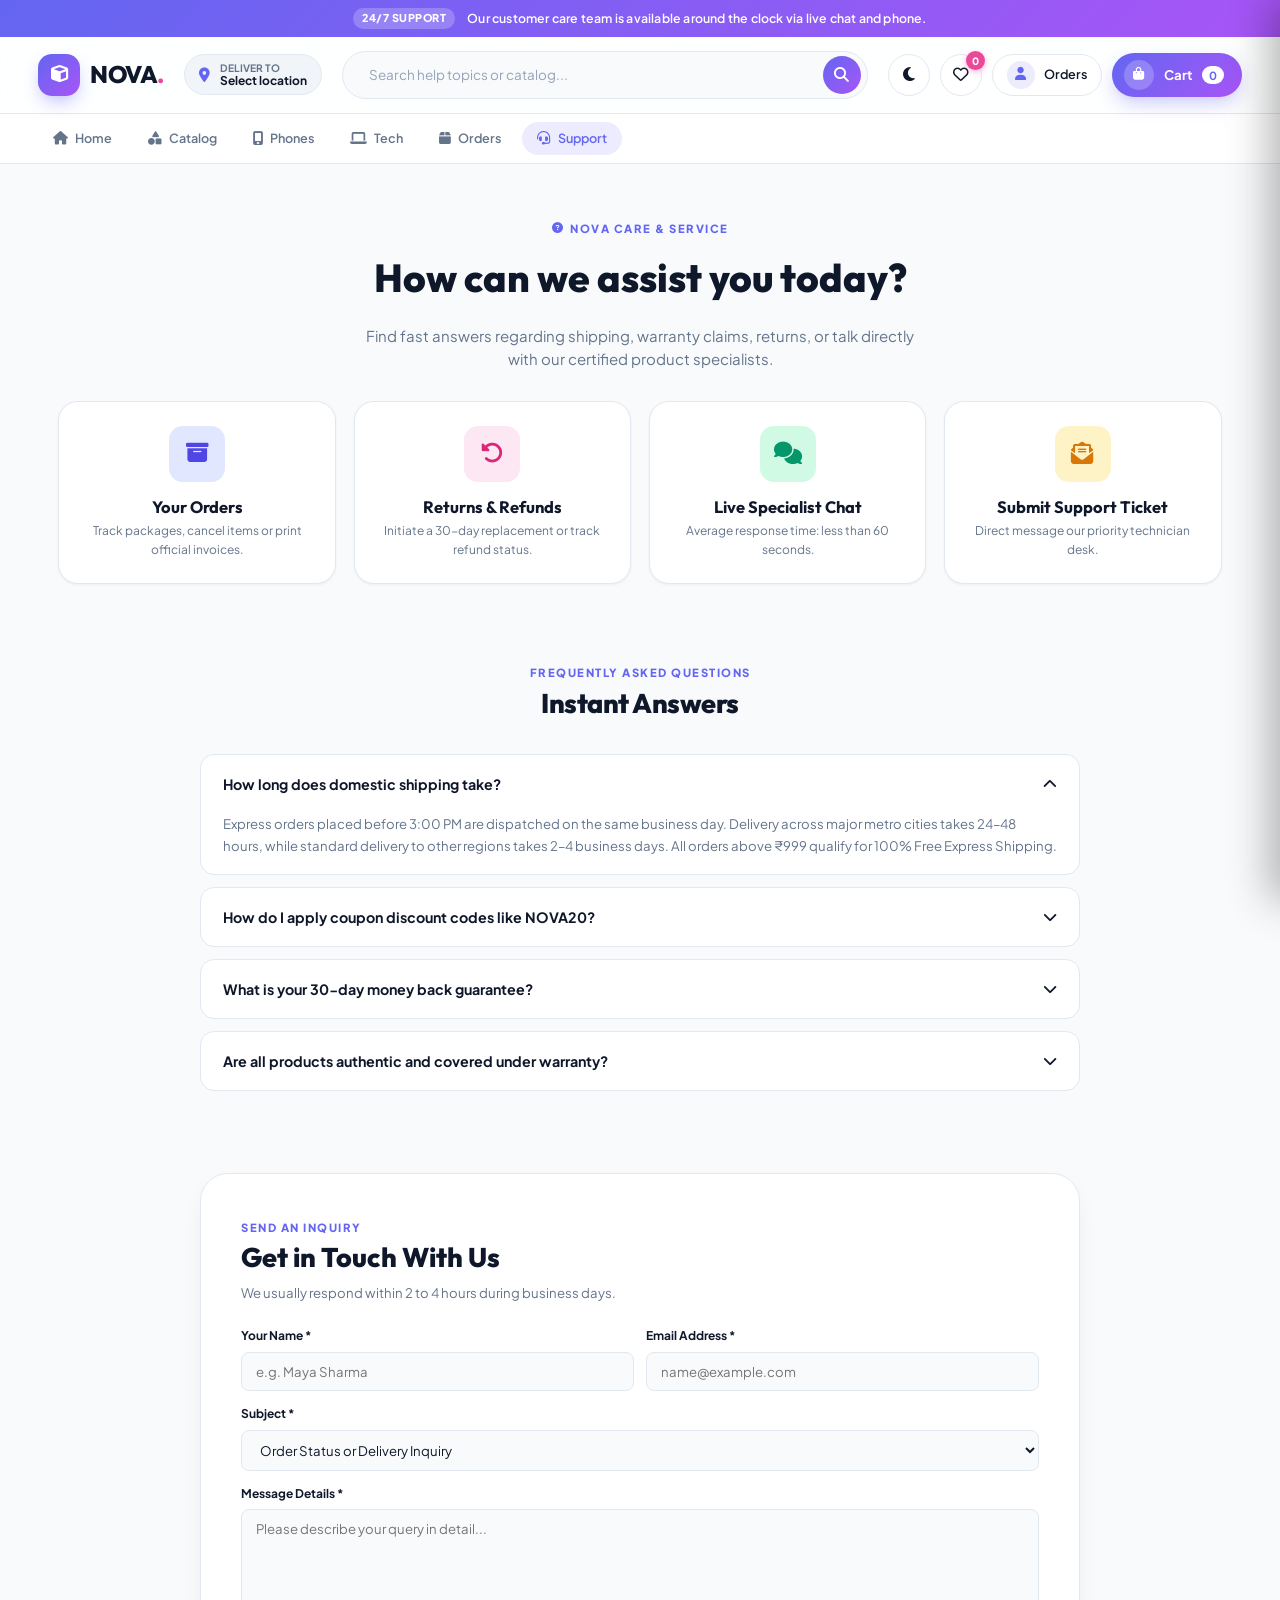
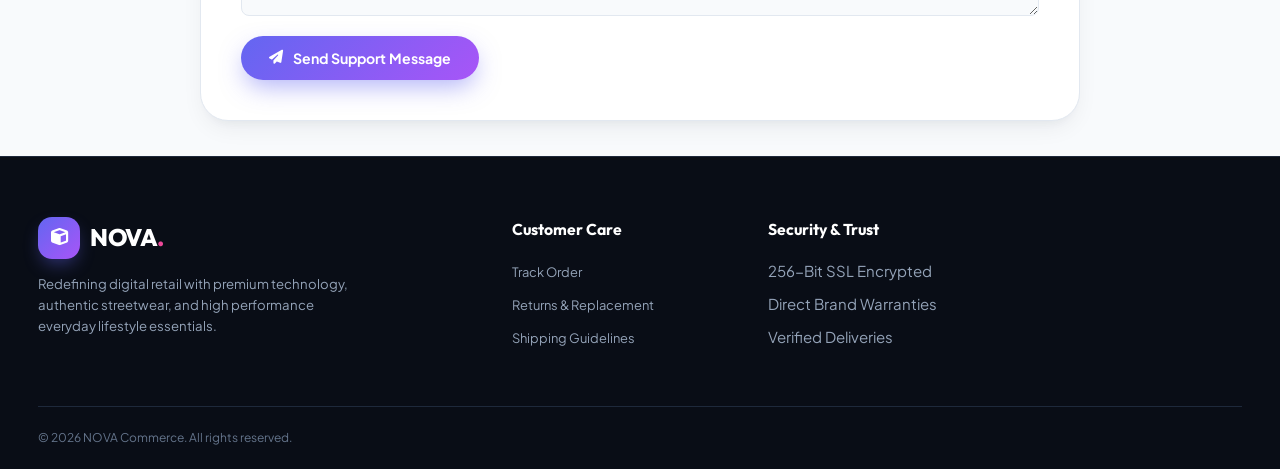
<file: contact.html>
<!DOCTYPE html>
<html lang="en" data-theme="light">
<head>
  <meta charset="UTF-8">
  <meta name="viewport" content="width=device-width, initial-scale=1.0">
  <title>NOVA — Customer Care & Help Center</title>
  <link rel="icon" href="https://images.unsplash.com/photo-1607082349566-187342175e2f?auto=format&fit=crop&w=32&h=32&q=80">
  <!-- Stylesheets -->
  <link rel="stylesheet" href="style.css">
  <link rel="stylesheet" href="https://cdnjs.cloudflare.com/ajax/libs/font-awesome/6.6.0/css/all.min.css" crossorigin="anonymous" referrerpolicy="no-referrer">
</head>
<body>

  <!-- Top Announcement Bar -->
  <div class="announcement-bar">
    <span class="badge">24/7 SUPPORT</span>
    <span>Our customer care team is available around the clock via live chat and phone.</span>
  </div>

  <!-- Header -->
  <header class="header">
    <div class="container header-inner">
      <a href="index.html" class="brand">
        <div class="brand-icon"><i class="fa-solid fa-cube"></i></div>
        <span>NOVA<span class="brand-dot">.</span></span>
      </a>

      <div class="delivery-pill" title="Click to update delivery address">
        <i class="fa-solid fa-location-dot"></i>
        <div class="text-col">
          <span class="label">Deliver to</span>
          <span class="address-val" id="header-address-text">Select location</span>
        </div>
      </div>

      <div class="search-wrapper">
        <div class="search-box">
          <input type="text" class="search-input" id="header-search-input" placeholder="Search help topics or catalog..." autocomplete="off">
          <button class="search-btn" id="header-search-btn" aria-label="Search">
            <i class="fa-solid fa-magnifying-glass"></i>
          </button>
        </div>
        <div class="search-suggestions-dropdown" id="search-suggestions-dropdown"></div>
      </div>

      <div class="header-actions">
        <button class="action-btn" id="theme-toggle-btn" aria-label="Toggle dark/light mode">
          <i class="fa-solid fa-moon"></i>
        </button>

        <button class="action-btn" onclick="window.location.href='category.html?view=wishlist'" title="Your Wishlist" aria-label="Wishlist">
          <i class="fa-regular fa-heart"></i>
          <span class="action-badge wishlist-count-badge">0</span>
        </button>

        <div class="user-account-btn" onclick="window.location.href='orders.html'" title="My Orders">
          <div class="user-avatar-placeholder"><i class="fa-solid fa-user"></i></div>
          <span>Orders</span>
        </div>

        <button class="cart-trigger-btn" onclick="openCartDrawer()" aria-label="View Cart">
          <div class="cart-icon-circle"><i class="fa-solid fa-bag-shopping"></i></div>
          <span class="cart-btn-label">Cart</span>
          <span class="cart-count-badge" style="background:#fff; color:var(--primary); font-size:0.75rem; padding:2px 7px; border-radius:12px;">0</span>
        </button>
      </div>
    </div>
  </header>

  <!-- Navigation Bar -->
  <nav class="category-nav-bar">
    <div class="container">
      <ul class="category-nav-list">
        <li><a href="index.html" class="category-nav-link"><i class="fa-solid fa-house"></i> Home</a></li>
        <li><a href="category.html?category=all" class="category-nav-link"><i class="fa-solid fa-shapes"></i> Catalog</a></li>
        <li><a href="category.html?category=mobiles" class="category-nav-link"><i class="fa-solid fa-mobile-screen"></i> Phones</a></li>
        <li><a href="category.html?category=electronics" class="category-nav-link"><i class="fa-solid fa-laptop"></i> Tech</a></li>
        <li><a href="orders.html" class="category-nav-link"><i class="fa-solid fa-box"></i> Orders</a></li>
        <li><a href="contact.html" class="category-nav-link active"><i class="fa-solid fa-headset"></i> Support</a></li>
      </ul>
    </div>
  </nav>

  <!-- Support Hero -->
  <section class="support-hero-banner container">
    <span class="section-kicker"><i class="fa-solid fa-circle-question"></i> NOVA CARE &amp; SERVICE</span>
    <h1 style="font-family: var(--font-heading); font-size: 2.6rem; font-weight: 800; margin: 10px 0 16px;">
      How can we assist you today?
    </h1>
    <p style="color: var(--text-muted); font-size: 1rem; max-width: 580px; margin: 0 auto 30px;">
      Find fast answers regarding shipping, warranty claims, returns, or talk directly with our certified product specialists.
    </p>

    <!-- 4 Quick Support Cards -->
    <div style="display: grid; grid-template-columns: repeat(auto-fit, minmax(240px, 1fr)); gap: 18px; text-align: left;">
      <div class="category-card-pill" onclick="window.location.href='orders.html'" style="padding: 24px;">
        <div class="category-icon-box" style="background: #e0e7ff; color: #4f46e5;">
          <i class="fa-solid fa-box-archive"></i>
        </div>
        <h3 class="category-title" style="font-size: 1.1rem;">Your Orders</h3>
        <p style="font-size: 0.8rem; color: var(--text-muted);">Track packages, cancel items or print official invoices.</p>
      </div>

      <div class="category-card-pill" onclick="document.getElementById('faq-section').scrollIntoView({behavior:'smooth'})" style="padding: 24px;">
        <div class="category-icon-box" style="background: #fce7f3; color: #db2777;">
          <i class="fa-solid fa-rotate-left"></i>
        </div>
        <h3 class="category-title" style="font-size: 1.1rem;">Returns &amp; Refunds</h3>
        <p style="font-size: 0.8rem; color: var(--text-muted);">Initiate a 30-day replacement or track refund status.</p>
      </div>

      <div class="category-card-pill" onclick="openLiveChatModal()" style="padding: 24px;">
        <div class="category-icon-box" style="background: #d1fae5; color: #059669;">
          <i class="fa-solid fa-comments"></i>
        </div>
        <h3 class="category-title" style="font-size: 1.1rem;">Live Specialist Chat</h3>
        <p style="font-size: 0.8rem; color: var(--text-muted);">Average response time: less than 60 seconds.</p>
      </div>

      <div class="category-card-pill" onclick="document.getElementById('contact-form-section').scrollIntoView({behavior:'smooth'})" style="padding: 24px;">
        <div class="category-icon-box" style="background: #fef3c7; color: #d97706;">
          <i class="fa-solid fa-envelope-open-text"></i>
        </div>
        <h3 class="category-title" style="font-size: 1.1rem;">Submit Support Ticket</h3>
        <p style="font-size: 0.8rem; color: var(--text-muted);">Direct message our priority technician desk.</p>
      </div>
    </div>
  </section>

  <!-- FAQ Section -->
  <section class="section-wrapper container" id="faq-section" style="max-width: 880px;">
    <div class="section-head" style="justify-content: center; text-align: center; margin-bottom: 30px;">
      <div>
        <span class="section-kicker">FREQUENTLY ASKED QUESTIONS</span>
        <h2 class="section-title" style="justify-content: center;">Instant Answers</h2>
      </div>
    </div>

    <!-- Accordion Items -->
    <div class="faq-accordion-item active">
      <div class="faq-accordion-header" onclick="toggleFaq(this)">
        <span>How long does domestic shipping take?</span>
        <i class="fa-solid fa-chevron-down faq-arrow"></i>
      </div>
      <div class="faq-accordion-body">
        Express orders placed before 3:00 PM are dispatched on the same business day. Delivery across major metro cities takes 24–48 hours, while standard delivery to other regions takes 2–4 business days. All orders above ₹999 qualify for 100% Free Express Shipping.
      </div>
    </div>

    <div class="faq-accordion-item">
      <div class="faq-accordion-header" onclick="toggleFaq(this)">
        <span>How do I apply coupon discount codes like NOVA20?</span>
        <i class="fa-solid fa-chevron-down faq-arrow"></i>
      </div>
      <div class="faq-accordion-body">
        Open your Shopping Bag drawer by clicking the "Cart" button in the top navigation. In the summary section, type <b>NOVA20</b> into the coupon input and click "Apply". An instant 20% deduction will reflect on your order subtotal.
      </div>
    </div>

    <div class="faq-accordion-item">
      <div class="faq-accordion-header" onclick="toggleFaq(this)">
        <span>What is your 30-day money back guarantee?</span>
        <i class="fa-solid fa-chevron-down faq-arrow"></i>
      </div>
      <div class="faq-accordion-body">
        If you are not 100% satisfied with your purchase, you may initiate a return within 30 days of receiving your package. Items must remain in their original packaging with warranty seals intact. Refunds are processed back to your original payment method within 3 business days.
      </div>
    </div>

    <div class="faq-accordion-item">
      <div class="faq-accordion-header" onclick="toggleFaq(this)">
        <span>Are all products authentic and covered under warranty?</span>
        <i class="fa-solid fa-chevron-down faq-arrow"></i>
      </div>
      <div class="faq-accordion-body">
        Every single product on NOVA is 100% brand authentic and sourced directly through authorized OEM distributors (Apple, Samsung, Sony, Nike, Dell, etc.). All electronics come with standard 1–2 year brand manufacturer warranties.
      </div>
    </div>
  </section>

  <!-- Contact Form Section -->
  <section class="section-wrapper container" id="contact-form-section" style="max-width: 880px;">
    <div style="background: var(--bg-card); border: 1px solid var(--border-color); border-radius: var(--radius-xl); padding: 40px; box-shadow: var(--shadow-md);">
      <div style="margin-bottom: 24px;">
        <span class="section-kicker">SEND AN INQUIRY</span>
        <h2 style="font-family: var(--font-heading); font-size: 1.8rem; font-weight: 800;">Get in Touch With Us</h2>
        <p style="color: var(--text-muted); font-size: 0.88rem; margin-top: 4px;">We usually respond within 2 to 4 hours during business days.</p>
      </div>

      <form onsubmit="handleContactSubmit(event)">
        <div class="form-grid-2">
          <div class="form-group">
            <label class="form-label">Your Name *</label>
            <input type="text" id="contact-name" class="form-input" placeholder="e.g. Maya Sharma" required>
          </div>
          <div class="form-group">
            <label class="form-label">Email Address *</label>
            <input type="email" id="contact-email" class="form-input" placeholder="name@example.com" required>
          </div>
        </div>

        <div class="form-group">
          <label class="form-label">Subject *</label>
          <select id="contact-subject" class="form-input" style="cursor: pointer;">
            <option value="order">Order Status or Delivery Inquiry</option>
            <option value="return">Return or Refund Request</option>
            <option value="product">Product Specification Question</option>
            <option value="warranty">Warranty Claim</option>
            <option value="other">General Feedback</option>
          </select>
        </div>

        <div class="form-group">
          <label class="form-label">Message Details *</label>
          <textarea id="contact-message" class="form-input" rows="5" placeholder="Please describe your query in detail..." required style="resize: vertical;"></textarea>
        </div>

        <button type="submit" class="btn-primary" style="padding: 13px 28px;">
          <i class="fa-solid fa-paper-plane"></i> Send Support Message
        </button>
      </form>
    </div>
  </section>

  <!-- Luxury Modern Footer -->
  <footer class="footer">
    <div class="container">
      <div class="footer-main-grid">
        <div class="footer-brand">
          <a href="index.html" class="brand">
            <div class="brand-icon"><i class="fa-solid fa-cube"></i></div>
            <span>NOVA<span class="brand-dot">.</span></span>
          </a>
          <p class="footer-desc">
            Redefining digital retail with premium technology, authentic streetwear, and high performance everyday lifestyle essentials.
          </p>
        </div>
        <div class="footer-col">
          <h4>Customer Care</h4>
          <ul>
            <li><a href="orders.html">Track Order</a></li>
            <li><a href="contact.html">Returns &amp; Replacement</a></li>
            <li><a href="contact.html">Shipping Guidelines</a></li>
          </ul>
        </div>
        <div class="footer-col">
          <h4>Security &amp; Trust</h4>
          <ul>
            <li>256-Bit SSL Encrypted</li>
            <li>Direct Brand Warranties</li>
            <li>Verified Deliveries</li>
          </ul>
        </div>
      </div>
      <div class="footer-bottom-row">
        <div>&copy; 2026 NOVA Commerce. All rights reserved.</div>
      </div>
    </div>
  </footer>

  <!-- Live Chat Simulation Modal -->
  <div class="modal-overlay" id="chat-modal-overlay" onclick="if(event.target===this) closeLiveChatModal()">
    <div class="checkout-modal-card" style="max-width: 460px; height: 560px; display: flex; flex-direction: column;">
      <div style="display: flex; align-items: center; justify-content: space-between; border-bottom: 1px solid var(--border-color); padding-bottom: 14px; margin-bottom: 14px;">
        <div style="display: flex; align-items: center; gap: 10px;">
          <div style="width: 38px; height: 38px; border-radius: var(--radius-full); background: var(--accent-emerald-subtle); color: var(--accent-emerald); display: grid; place-items: center; font-size: 1.1rem;">
            <i class="fa-solid fa-robot"></i>
          </div>
          <div>
            <strong style="font-size: 0.95rem;">NOVA AI Specialist</strong>
            <small style="display: block; color: var(--accent-emerald); font-weight: 700; font-size: 0.72rem;">● Active Now</small>
          </div>
        </div>
        <button class="modal-close-btn" style="position: static;" onclick="closeLiveChatModal()"><i class="fa-solid fa-xmark"></i></button>
      </div>

      <!-- Chat History -->
      <div id="chat-messages-box" style="flex: 1; overflow-y: auto; display: flex; flex-direction: column; gap: 12px; padding: 4px;">
        <div style="background: var(--bg-subtle); padding: 10px 14px; border-radius: 12px; font-size: 0.85rem; max-width: 85%;">
          Hello! 👋 Welcome to NOVA Support. How may I assist you with your orders or product choices today?
        </div>
      </div>

      <!-- Chat Input -->
      <form onsubmit="handleChatMessage(event)" style="display: flex; gap: 8px; margin-top: 14px;">
        <input type="text" id="chat-user-input" class="form-input" placeholder="Type a message..." required autocomplete="off">
        <button type="submit" class="btn-primary" style="padding: 10px 16px;">
          <i class="fa-solid fa-paper-plane"></i>
        </button>
      </form>
    </div>
  </div>

  <!-- Slide-Over Cart Drawer -->
  <div class="cart-drawer-overlay" id="cart-drawer-overlay" onclick="closeCartDrawer()"></div>
  <aside class="cart-drawer" id="cart-drawer">
    <div class="cart-drawer-head">
      <div class="cart-drawer-title-group">
        <h3>Shopping Bag</h3>
        <span class="cart-drawer-count" id="cart-drawer-count">0 items</span>
      </div>
      <button class="btn-close-drawer" onclick="closeCartDrawer()" aria-label="Close Cart"><i class="fa-solid fa-xmark"></i></button>
    </div>
    <div class="cart-drawer-body" id="cart-drawer-body"></div>
    <div class="cart-drawer-foot" id="cart-drawer-foot"></div>
  </aside>

  <!-- Quick View Modal -->
  <div class="modal-overlay" id="quickview-modal-overlay" onclick="if(event.target===this) closeQuickView()">
    <div class="quickview-card" id="quickview-modal-content"></div>
  </div>

  <!-- Scripts -->
  <script src="products.js"></script>
  <script src="javascript.js"></script>
  <script>
    function toggleFaq(headerEl) {
      const item = headerEl.parentElement;
      item.classList.toggle('active');
    }

    function handleContactSubmit(e) {
      e.preventDefault();
      const name = document.getElementById('contact-name').value;
      showToast(`Thank you, ${name}! Your inquiry #TK-${Math.floor(1000 + Math.random() * 9000)} has been received.`, 'success', 'fa-solid fa-envelope-circle-check');
      e.target.reset();
    }

    function openLiveChatModal() {
      const overlay = document.getElementById('chat-modal-overlay');
      if (overlay) overlay.classList.add('active');
    }

    function closeLiveChatModal() {
      const overlay = document.getElementById('chat-modal-overlay');
      if (overlay) overlay.classList.remove('active');
    }

    function handleChatMessage(e) {
      e.preventDefault();
      const input = document.getElementById('chat-user-input');
      const box = document.getElementById('chat-messages-box');
      const text = input.value.trim();
      if (!text) return;

      // User Message
      const userBubble = document.createElement('div');
      userBubble.style.cssText = 'background: var(--primary); color: #fff; padding: 10px 14px; border-radius: 12px; font-size: 0.85rem; max-width: 85%; align-self: flex-end;';
      userBubble.textContent = text;
      box.appendChild(userBubble);
      input.value = '';
      box.scrollTop = box.scrollHeight;

      // Simulated Bot Reply
      setTimeout(() => {
        const botBubble = document.createElement('div');
        botBubble.style.cssText = 'background: var(--bg-subtle); padding: 10px 14px; border-radius: 12px; font-size: 0.85rem; max-width: 85%;';
        botBubble.innerHTML = 'Thanks for your message! Our system has verified your session. For immediate order tracking or invoice queries, you can also check your <a href="orders.html" style="color:var(--primary); font-weight:700;">Orders Dashboard</a>.';
        box.appendChild(botBubble);
        box.scrollTop = box.scrollHeight;
      }, 700);
    }
  </script>
</body>
</html>
</file>
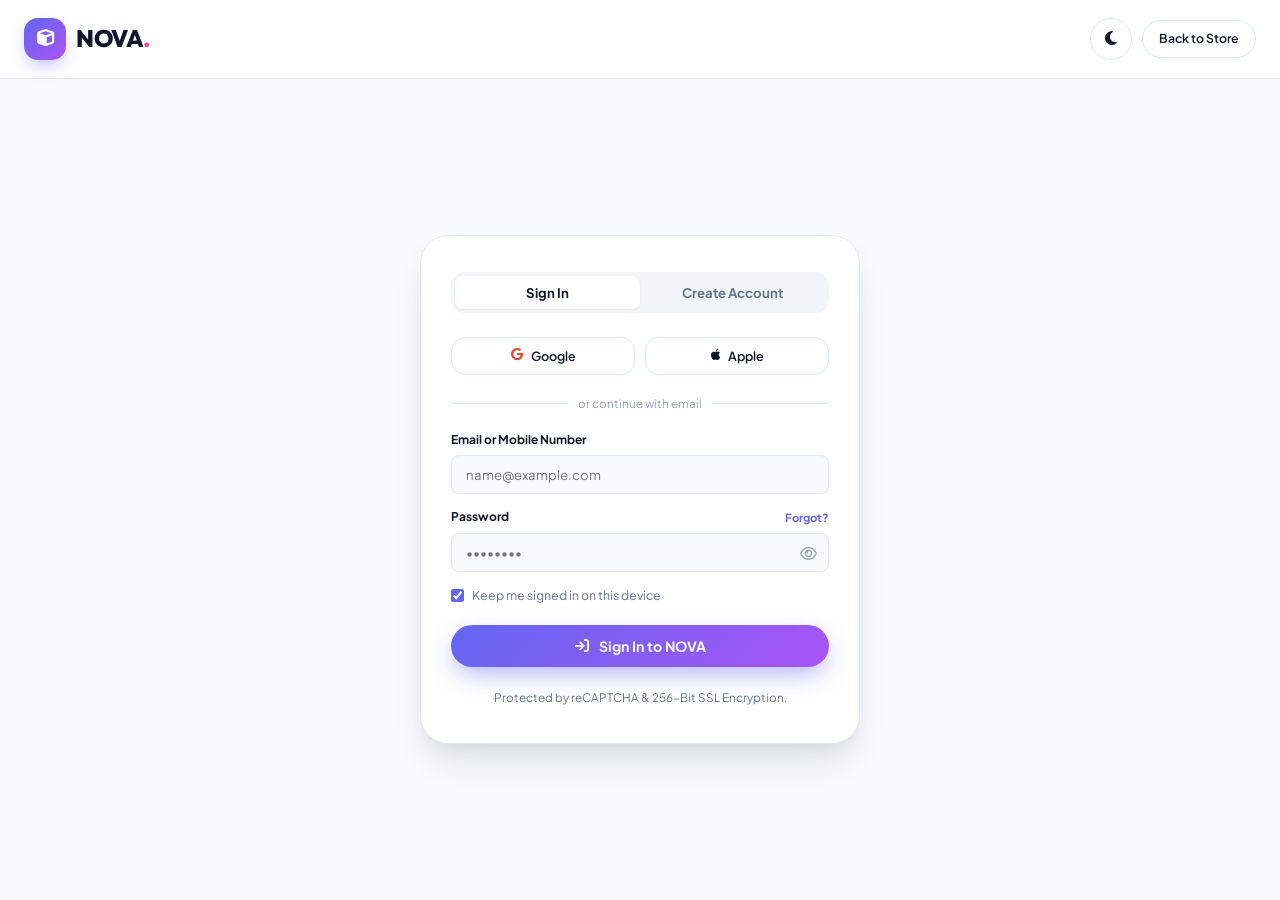
<file: signin.html>
<!DOCTYPE html>
<html lang="en" data-theme="light">
<head>
  <meta charset="UTF-8">
  <meta name="viewport" content="width=device-width, initial-scale=1.0">
  <title>NOVA — Sign In / Create Account</title>
  <link rel="icon" href="https://images.unsplash.com/photo-1607082349566-187342175e2f?auto=format&fit=crop&w=32&h=32&q=80">
  <!-- Stylesheets -->
  <link rel="stylesheet" href="style.css">
  <link rel="stylesheet" href="https://cdnjs.cloudflare.com/ajax/libs/font-awesome/6.6.0/css/all.min.css" crossorigin="anonymous" referrerpolicy="no-referrer">
</head>
<body style="min-height: 100vh; display: flex; flex-direction: column;">

  <!-- Simple Header -->
  <header style="padding: 18px 24px; display: flex; justify-content: space-between; align-items: center; border-bottom: 1px solid var(--border-color); background: var(--bg-surface);">
    <a href="index.html" class="brand">
      <div class="brand-icon"><i class="fa-solid fa-cube"></i></div>
      <span>NOVA<span class="brand-dot">.</span></span>
    </a>
    <div style="display: flex; gap: 10px; align-items: center;">
      <button class="action-btn" id="theme-toggle-btn" aria-label="Toggle theme">
        <i class="fa-solid fa-moon"></i>
      </button>
      <a href="index.html" class="btn-secondary" style="color: var(--text-main); border-color: var(--border-color); padding: 8px 16px; font-size: 0.82rem;">
        Back to Store
      </a>
    </div>
  </header>

  <!-- Auth Container -->
  <div class="auth-page-container" style="flex: 1;">
    <div class="auth-glass-card">
      <!-- Auth Switcher Tabs -->
      <div class="auth-nav-tabs">
        <button class="auth-tab-btn active" id="tab-signin-btn">Sign In</button>
        <button class="auth-tab-btn" id="tab-signup-btn">Create Account</button>
      </div>

      <!-- Social Logins -->
      <div class="social-login-grid">
        <button class="social-btn" onclick="mockSocialLogin('Google')">
          <i class="fa-brands fa-google" style="color:#ea4335;"></i> Google
        </button>
        <button class="social-btn" onclick="mockSocialLogin('Apple')">
          <i class="fa-brands fa-apple"></i> Apple
        </button>
      </div>

      <div class="divider-with-text">
        <span>or continue with email</span>
      </div>

      <!-- Sign In Form -->
      <form id="signin-form" onsubmit="handleAuthSubmit(event, 'signin')">
        <div class="form-group">
          <label class="form-label" for="auth-email">Email or Mobile Number</label>
          <input type="text" id="auth-email" class="form-input" placeholder="name@example.com" required>
        </div>

        <div class="form-group" style="position: relative;">
          <div style="display:flex; justify-content:space-between; align-items:center; margin-bottom:6px;">
            <label class="form-label" for="auth-password" style="margin-bottom:0;">Password</label>
            <a href="#" style="font-size:0.75rem; color:var(--primary); font-weight:700;">Forgot?</a>
          </div>
          <input type="password" id="auth-password" class="form-input" placeholder="••••••••" required style="padding-right: 40px;">
          <button type="button" onclick="togglePasswordVisibility('auth-password', this)" style="position:absolute; right:12px; bottom:10px; border:none; background:transparent; color:var(--text-subtle); cursor:pointer;">
            <i class="fa-regular fa-eye"></i>
          </button>
        </div>

        <div style="display: flex; align-items: center; gap: 8px; margin-bottom: 20px;">
          <input type="checkbox" id="remember-me" checked style="accent-color: var(--primary);">
          <label for="remember-me" style="font-size: 0.82rem; color: var(--text-muted); cursor: pointer;">Keep me signed in on this device</label>
        </div>

        <button type="submit" class="btn-primary" style="width: 100%; justify-content: center; padding: 12px;">
          <i class="fa-solid fa-arrow-right-to-bracket"></i> Sign In to NOVA
        </button>
      </form>

      <!-- Sign Up Form (Initially hidden) -->
      <form id="signup-form" style="display: none;" onsubmit="handleAuthSubmit(event, 'signup')">
        <div class="form-group">
          <label class="form-label" for="signup-name">Full Name</label>
          <input type="text" id="signup-name" class="form-input" placeholder="e.g. Alex Rivera" required>
        </div>

        <div class="form-group">
          <label class="form-label" for="signup-email">Email Address</label>
          <input type="email" id="signup-email" class="form-input" placeholder="name@example.com" required>
        </div>

        <div class="form-group" style="position: relative;">
          <label class="form-label" for="signup-password">Create Password</label>
          <input type="password" id="signup-password" class="form-input" placeholder="At least 6 characters" minlength="6" required style="padding-right: 40px;">
          <button type="button" onclick="togglePasswordVisibility('signup-password', this)" style="position:absolute; right:12px; bottom:10px; border:none; background:transparent; color:var(--text-subtle); cursor:pointer;">
            <i class="fa-regular fa-eye"></i>
          </button>
        </div>

        <div style="display: flex; align-items: flex-start; gap: 8px; margin-bottom: 20px;">
          <input type="checkbox" id="terms-agree" required style="accent-color: var(--primary); margin-top: 3px;">
          <label for="terms-agree" style="font-size: 0.78rem; color: var(--text-muted);">
            I agree to NOVA's <a href="#" style="color:var(--primary);">Terms of Service</a> and <a href="#" style="color:var(--primary);">Privacy Policy</a>.
          </label>
        </div>

        <button type="submit" class="btn-primary" style="width: 100%; justify-content: center; padding: 12px;">
          <i class="fa-solid fa-user-plus"></i> Create Account
        </button>
      </form>

      <p style="text-align: center; font-size: 0.78rem; color: var(--text-muted); margin-top: 22px;">
        Protected by reCAPTCHA &amp; 256-Bit SSL Encryption.
      </p>
    </div>
  </div>

  <!-- Scripts -->
  <script src="javascript.js"></script>
  <script>
    const tabSignin = document.getElementById('tab-signin-btn');
    const tabSignup = document.getElementById('tab-signup-btn');
    const formSignin = document.getElementById('signin-form');
    const formSignup = document.getElementById('signup-form');

    tabSignin.addEventListener('click', () => {
      tabSignin.classList.add('active');
      tabSignup.classList.remove('active');
      formSignin.style.display = 'block';
      formSignup.style.display = 'none';
    });

    tabSignup.addEventListener('click', () => {
      tabSignup.classList.add('active');
      tabSignin.classList.remove('active');
      formSignup.style.display = 'block';
      formSignin.style.display = 'none';
    });

    function togglePasswordVisibility(inputId, btn) {
      const input = document.getElementById(inputId);
      if (input.type === 'password') {
        input.type = 'text';
        btn.innerHTML = '<i class="fa-regular fa-eye-slash"></i>';
      } else {
        input.type = 'password';
        btn.innerHTML = '<i class="fa-regular fa-eye"></i>';
      }
    }

    function handleAuthSubmit(e, mode) {
      e.preventDefault();
      const email = mode === 'signin' 
        ? document.getElementById('auth-email').value 
        : document.getElementById('signup-email').value;

      const userName = mode === 'signup'
        ? document.getElementById('signup-name').value
        : email.split('@')[0];

      localStorage.setItem('nova_user', JSON.stringify({ name: userName, email: email }));
      showToast(`Welcome, ${userName}! Signed in successfully.`, 'success', 'fa-solid fa-user-check');

      setTimeout(() => {
        window.location.href = 'index.html';
      }, 900);
    }

    function mockSocialLogin(provider) {
      localStorage.setItem('nova_user', JSON.stringify({ name: `${provider} User`, email: `user@${provider.toLowerCase()}.com` }));
      showToast(`Signed in with ${provider}!`, 'success', 'fa-solid fa-circle-check');
      setTimeout(() => {
        window.location.href = 'index.html';
      }, 800);
    }
  </script>
</body>
</html>
</file>
<file: style.css>
/* ==========================================================================
   NOVA COMMERCE — ULTRA-MODERN DESIGN SYSTEM
   ========================================================================== */

@import url('https://fonts.googleapis.com/css2?family=Outfit:wght@400;500;600;700;800&family=Plus+Jakarta+Sans:wght@300;400;500;600;700;800&display=swap');

/* --- CSS Variables & Theme Tokens --- */
:root {
  /* Brand Accents */
  --primary: #6366f1;
  --primary-hover: #4f46e5;
  --primary-subtle: rgba(99, 102, 241, 0.12);
  --primary-gradient: linear-gradient(135deg, #6366f1 0%, #a855f7 100%);
  --accent-pink: #ec4899;
  --accent-pink-subtle: rgba(236, 72, 153, 0.12);
  --accent-amber: #f59e0b;
  --accent-amber-subtle: rgba(245, 158, 11, 0.12);
  --accent-emerald: #10b981;
  --accent-emerald-subtle: rgba(16, 185, 129, 0.12);
  --accent-sky: #0ea5e9;

  /* Typography */
  --font-main: 'Plus Jakarta Sans', system-ui, -apple-system, sans-serif;
  --font-heading: 'Outfit', 'Plus Jakarta Sans', sans-serif;

  /* Transitions */
  --transition-fast: 0.18s ease;
  --transition-normal: 0.28s cubic-bezier(0.4, 0, 0.2, 1);
  --transition-smooth: 0.45s cubic-bezier(0.16, 1, 0.3, 1);

  /* Border Radii */
  --radius-sm: 8px;
  --radius-md: 14px;
  --radius-lg: 20px;
  --radius-xl: 28px;
  --radius-full: 9999px;

  /* Light Theme (Default) */
  --bg-page: #f8fafc;
  --bg-surface: #ffffff;
  --bg-surface-glass: rgba(255, 255, 255, 0.85);
  --bg-card: #ffffff;
  --bg-subtle: #f1f5f9;
  --bg-input: #f8fafc;
  --border-color: #e2e8f0;
  --border-subtle: #f1f5f9;
  --text-main: #0f172a;
  --text-muted: #64748b;
  --text-subtle: #94a3b8;
  --shadow-sm: 0 1px 3px rgba(15, 23, 42, 0.05);
  --shadow-md: 0 10px 25px -5px rgba(15, 23, 42, 0.07), 0 8px 10px -6px rgba(15, 23, 42, 0.04);
  --shadow-lg: 0 20px 35px -8px rgba(15, 23, 42, 0.12), 0 10px 15px -5px rgba(15, 23, 42, 0.05);
  --shadow-glow: 0 12px 30px -5px rgba(99, 102, 241, 0.35);
  --drawer-overlay: rgba(15, 23, 42, 0.65);
}

/* Dark Theme */
[data-theme="dark"] {
  --bg-page: #090d16;
  --bg-surface: #0f172a;
  --bg-surface-glass: rgba(15, 23, 42, 0.88);
  --bg-card: #131d33;
  --bg-subtle: #1c2740;
  --bg-input: #151e33;
  --border-color: #24324c;
  --border-subtle: #1a253a;
  --text-main: #f8fafc;
  --text-muted: #94a3b8;
  --text-subtle: #64748b;
  --shadow-sm: 0 1px 3px rgba(0, 0, 0, 0.4);
  --shadow-md: 0 12px 30px -5px rgba(0, 0, 0, 0.5);
  --shadow-lg: 0 24px 50px -10px rgba(0, 0, 0, 0.7);
  --shadow-glow: 0 12px 30px -5px rgba(129, 140, 248, 0.35);
  --drawer-overlay: rgba(3, 7, 18, 0.82);
}

/* --- Global Reset & Base --- */
*, *::before, *::after {
  box-sizing: border-box;
  margin: 0;
  padding: 0;
}

html {
  scroll-behavior: smooth;
  font-size: 15px;
}

body {
  font-family: var(--font-main);
  background-color: var(--bg-page);
  color: var(--text-main);
  line-height: 1.55;
  transition: background-color var(--transition-normal), color var(--transition-normal);
  overflow-x: hidden;
  -webkit-font-smoothing: antialiased;
}

a {
  color: inherit;
  text-decoration: none;
  transition: color var(--transition-fast);
}

button, input, select, textarea {
  font-family: inherit;
  font-size: inherit;
  color: inherit;
}

img {
  max-width: 100%;
  height: auto;
  display: block;
}

.container {
  width: min(1360px, 94%);
  margin-inline: auto;
}

/* --- Top Announcement Ticker --- */
.announcement-bar {
  background: var(--primary-gradient);
  color: #ffffff;
  font-size: 0.82rem;
  font-weight: 600;
  padding: 8px 16px;
  text-align: center;
  position: relative;
  z-index: 1050;
  display: flex;
  align-items: center;
  justify-content: center;
  gap: 12px;
  letter-spacing: 0.2px;
}

.announcement-bar .badge {
  background: rgba(255, 255, 255, 0.22);
  backdrop-filter: blur(4px);
  padding: 2px 9px;
  border-radius: var(--radius-full);
  font-size: 0.72rem;
  font-weight: 800;
  text-transform: uppercase;
  letter-spacing: 0.5px;
}

.announcement-bar strong {
  color: #fde047;
}

/* --- Main Navigation Header --- */
.header {
  position: sticky;
  top: 0;
  z-index: 1000;
  background: var(--bg-surface-glass);
  backdrop-filter: blur(16px);
  -webkit-backdrop-filter: blur(16px);
  border-bottom: 1px solid var(--border-color);
  transition: all var(--transition-normal);
}

.header-inner {
  display: flex;
  align-items: center;
  justify-content: space-between;
  gap: 20px;
  height: 76px;
}

/* Brand Logo */
.brand {
  display: flex;
  align-items: center;
  gap: 10px;
  font-family: var(--font-heading);
  font-size: 1.6rem;
  font-weight: 800;
  letter-spacing: -0.5px;
  color: var(--text-main);
  white-space: nowrap;
}

.brand-icon {
  width: 42px;
  height: 42px;
  border-radius: var(--radius-md);
  background: var(--primary-gradient);
  color: #ffffff;
  display: grid;
  place-items: center;
  font-size: 1.15rem;
  box-shadow: 0 8px 18px -4px rgba(99, 102, 241, 0.45);
}

.brand span.brand-dot {
  color: var(--accent-pink);
}

/* Location / Deliver To Pill */
.delivery-pill {
  display: flex;
  align-items: center;
  gap: 10px;
  padding: 7px 14px;
  background: var(--bg-subtle);
  border: 1px solid var(--border-color);
  border-radius: var(--radius-full);
  cursor: pointer;
  transition: all var(--transition-fast);
  font-size: 0.8rem;
  white-space: nowrap;
}

.delivery-pill:hover {
  border-color: var(--primary);
  background: var(--primary-subtle);
}

.delivery-pill i {
  color: var(--primary);
  font-size: 0.95rem;
}

.delivery-pill .text-col {
  display: flex;
  flex-direction: column;
  line-height: 1.15;
}

.delivery-pill .label {
  font-size: 0.68rem;
  color: var(--text-muted);
  text-transform: uppercase;
  font-weight: 700;
}

.delivery-pill .address-val {
  font-weight: 700;
  color: var(--text-main);
  max-width: 140px;
  overflow: hidden;
  text-overflow: ellipsis;
  white-space: nowrap;
}

/* Search Bar & Auto-Suggest */
.search-wrapper {
  flex: 1;
  max-width: 620px;
  position: relative;
}

.search-box {
  display: flex;
  align-items: center;
  background: var(--bg-input);
  border: 1.5px solid var(--border-color);
  border-radius: var(--radius-full);
  padding: 4px 6px 4px 14px;
  transition: all var(--transition-fast);
}

.search-box:focus-within {
  border-color: var(--primary);
  background: var(--bg-surface);
  box-shadow: 0 0 0 4px var(--primary-subtle);
}

.search-category-select {
  border: none;
  background: transparent;
  color: var(--text-muted);
  font-weight: 600;
  font-size: 0.82rem;
  padding-right: 12px;
  border-right: 1px solid var(--border-color);
  outline: none;
  cursor: pointer;
}

.search-input {
  flex: 1;
  border: none;
  background: transparent;
  padding: 8px 12px;
  outline: none;
  font-size: 0.9rem;
  color: var(--text-main);
  min-width: 80px;
}

.search-input::placeholder {
  color: var(--text-subtle);
}

.search-btn {
  width: 38px;
  height: 38px;
  border: none;
  border-radius: var(--radius-full);
  background: var(--primary-gradient);
  color: #ffffff;
  display: grid;
  place-items: center;
  cursor: pointer;
  transition: transform var(--transition-fast), box-shadow var(--transition-fast);
}

.search-btn:hover {
  transform: scale(1.04);
  box-shadow: 0 4px 12px rgba(99, 102, 241, 0.4);
}

/* Live Search Suggestions Dropdown */
.search-suggestions-dropdown {
  position: absolute;
  top: calc(100% + 10px);
  left: 0;
  right: 0;
  background: var(--bg-card);
  border: 1px solid var(--border-color);
  border-radius: var(--radius-md);
  box-shadow: var(--shadow-lg);
  overflow: hidden;
  display: none;
  z-index: 1200;
  animation: fadeIn 0.18s ease;
}

.search-suggestions-dropdown.active {
  display: block;
}

.suggestion-item {
  display: flex;
  align-items: center;
  gap: 14px;
  padding: 10px 16px;
  border-bottom: 1px solid var(--border-subtle);
  cursor: pointer;
  transition: background var(--transition-fast);
}

.suggestion-item:last-child {
  border-bottom: none;
}

.suggestion-item:hover {
  background: var(--bg-subtle);
}

.suggestion-item img {
  width: 44px;
  height: 44px;
  object-fit: cover;
  border-radius: var(--radius-sm);
  background: var(--bg-subtle);
}

.suggestion-meta {
  flex: 1;
}

.suggestion-name {
  font-size: 0.88rem;
  font-weight: 600;
  color: var(--text-main);
}

.suggestion-sub {
  font-size: 0.75rem;
  color: var(--text-muted);
}

.suggestion-price {
  font-weight: 700;
  color: var(--primary);
  font-size: 0.9rem;
}

/* Header Actions */
.header-actions {
  display: flex;
  align-items: center;
  gap: 10px;
}

/* Icon Action Buttons */
.action-btn {
  position: relative;
  width: 42px;
  height: 42px;
  border: 1px solid var(--border-color);
  border-radius: var(--radius-full);
  background: var(--bg-surface);
  color: var(--text-main);
  display: grid;
  place-items: center;
  cursor: pointer;
  transition: all var(--transition-fast);
  font-size: 1.05rem;
}

.action-btn:hover {
  border-color: var(--primary);
  color: var(--primary);
  background: var(--primary-subtle);
  transform: translateY(-2px);
}

.action-badge {
  position: absolute;
  top: -4px;
  right: -4px;
  background: var(--accent-pink);
  color: #ffffff;
  font-size: 0.68rem;
  font-weight: 800;
  min-width: 19px;
  height: 19px;
  border-radius: var(--radius-full);
  display: grid;
  place-items: center;
  padding: 0 4px;
  box-shadow: 0 2px 6px rgba(236, 72, 153, 0.4);
}

/* Cart Trigger Pill Button */
.cart-trigger-btn {
  display: flex;
  align-items: center;
  gap: 10px;
  padding: 7px 18px 7px 12px;
  background: var(--primary-gradient);
  color: #ffffff;
  border: none;
  border-radius: var(--radius-full);
  cursor: pointer;
  font-weight: 700;
  font-size: 0.88rem;
  transition: all var(--transition-fast);
  box-shadow: 0 8px 20px -4px rgba(99, 102, 241, 0.4);
}

.cart-trigger-btn:hover {
  transform: translateY(-2px);
  box-shadow: 0 12px 26px -4px rgba(99, 102, 241, 0.55);
}

.cart-icon-circle {
  width: 30px;
  height: 30px;
  border-radius: var(--radius-full);
  background: rgba(255, 255, 255, 0.22);
  display: grid;
  place-items: center;
  font-size: 0.85rem;
}

/* User Account Pill */
.user-account-btn {
  display: flex;
  align-items: center;
  gap: 9px;
  padding: 6px 14px;
  border: 1px solid var(--border-color);
  border-radius: var(--radius-full);
  background: var(--bg-surface);
  cursor: pointer;
  transition: all var(--transition-fast);
  font-size: 0.84rem;
  font-weight: 600;
}

.user-account-btn:hover {
  border-color: var(--primary);
  background: var(--bg-subtle);
}

.user-avatar-placeholder {
  width: 28px;
  height: 28px;
  border-radius: var(--radius-full);
  background: var(--primary-subtle);
  color: var(--primary);
  display: grid;
  place-items: center;
  font-size: 0.85rem;
}

/* --- Category Bar / Secondary Navigation --- */
.category-nav-bar {
  background: var(--bg-surface);
  border-bottom: 1px solid var(--border-color);
  position: relative;
  z-index: 900;
}

.category-nav-list {
  display: flex;
  align-items: center;
  gap: 6px;
  padding: 8px 0;
  list-style: none;
  overflow-x: auto;
  scrollbar-width: none;
  -ms-overflow-style: none;
}

.category-nav-list::-webkit-scrollbar {
  display: none;
}

.category-nav-link {
  display: inline-flex;
  align-items: center;
  gap: 7px;
  padding: 7px 15px;
  border-radius: var(--radius-full);
  font-size: 0.84rem;
  font-weight: 600;
  color: var(--text-muted);
  white-space: nowrap;
  transition: all var(--transition-fast);
}

.category-nav-link i {
  font-size: 0.9rem;
}

.category-nav-link:hover,
.category-nav-link.active {
  color: var(--primary);
  background: var(--primary-subtle);
}

.category-nav-link.deals-pill {
  color: var(--accent-pink);
  background: var(--accent-pink-subtle);
  font-weight: 700;
}

.category-nav-link.deals-pill:hover {
  background: #fbcfe8;
  color: #db2777;
}

/* --- Hero Section Slider --- */
.hero-section {
  padding: 24px 0 10px;
}

.hero-slider-container {
  position: relative;
  width: 100%;
  height: 480px;
  border-radius: var(--radius-xl);
  overflow: hidden;
  box-shadow: var(--shadow-lg);
  background: #0f172a;
}

.hero-slide {
  position: absolute;
  inset: 0;
  opacity: 0;
  visibility: hidden;
  transition: opacity 0.7s cubic-bezier(0.4, 0, 0.2, 1), visibility 0.7s;
}

.hero-slide.active {
  opacity: 1;
  visibility: visible;
}

.hero-slide-bg {
  position: absolute;
  inset: 0;
  width: 100%;
  height: 100%;
  object-fit: cover;
  filter: brightness(0.72);
  transform: scale(1.05);
  transition: transform 6s ease;
}

.hero-slide.active .hero-slide-bg {
  transform: scale(1);
}

.hero-overlay-gradient {
  position: absolute;
  inset: 0;
  background: linear-gradient(90deg, rgba(9, 13, 22, 0.92) 0%, rgba(9, 13, 22, 0.65) 50%, rgba(9, 13, 22, 0.15) 100%);
  display: flex;
  align-items: center;
}

.hero-content {
  width: min(650px, 90%);
  margin-left: 6%;
  color: #ffffff;
  z-index: 2;
}

.hero-tag-badge {
  display: inline-flex;
  align-items: center;
  gap: 8px;
  background: rgba(255, 255, 255, 0.14);
  backdrop-filter: blur(10px);
  border: 1px solid rgba(255, 255, 255, 0.2);
  padding: 6px 14px;
  border-radius: var(--radius-full);
  font-size: 0.78rem;
  font-weight: 700;
  letter-spacing: 1.2px;
  text-transform: uppercase;
  color: #fde047;
  margin-bottom: 16px;
}

.hero-title {
  font-family: var(--font-heading);
  font-size: clamp(2.2rem, 5vw, 3.6rem);
  font-weight: 800;
  line-height: 1.1;
  letter-spacing: -1px;
  margin-bottom: 16px;
}

.hero-title span.highlight {
  background: linear-gradient(135deg, #a5b4fc, #f472b6);
  -webkit-background-clip: text;
  -webkit-text-fill-color: transparent;
}

.hero-description {
  font-size: 1.05rem;
  color: #cbd5e1;
  line-height: 1.6;
  margin-bottom: 26px;
  max-width: 520px;
}

.hero-cta-group {
  display: flex;
  align-items: center;
  gap: 14px;
  flex-wrap: wrap;
}

.btn-primary {
  display: inline-flex;
  align-items: center;
  gap: 10px;
  padding: 13px 26px;
  background: var(--primary-gradient);
  color: #ffffff;
  border: none;
  border-radius: var(--radius-full);
  font-weight: 700;
  font-size: 0.94rem;
  cursor: pointer;
  transition: all var(--transition-normal);
  box-shadow: 0 10px 25px -4px rgba(99, 102, 241, 0.5);
}

.btn-primary:hover {
  transform: translateY(-2px);
  box-shadow: 0 15px 30px -4px rgba(99, 102, 241, 0.65);
}

.btn-secondary {
  display: inline-flex;
  align-items: center;
  gap: 8px;
  padding: 12px 22px;
  background: rgba(255, 255, 255, 0.12);
  backdrop-filter: blur(8px);
  border: 1px solid rgba(255, 255, 255, 0.25);
  color: #ffffff;
  border-radius: var(--radius-full);
  font-weight: 600;
  font-size: 0.92rem;
  cursor: pointer;
  transition: all var(--transition-fast);
}

.btn-secondary:hover {
  background: rgba(255, 255, 255, 0.24);
  transform: translateY(-2px);
}

/* Slider Controls */
.slider-arrow-btn {
  position: absolute;
  top: 50%;
  transform: translateY(-50%);
  width: 48px;
  height: 48px;
  border-radius: var(--radius-full);
  background: rgba(15, 23, 42, 0.65);
  backdrop-filter: blur(10px);
  border: 1px solid rgba(255, 255, 255, 0.2);
  color: #ffffff;
  display: grid;
  place-items: center;
  cursor: pointer;
  z-index: 5;
  transition: all var(--transition-fast);
}

.slider-arrow-btn:hover {
  background: var(--primary);
  border-color: var(--primary);
  transform: translateY(-50%) scale(1.1);
}

.slider-arrow-prev { left: 24px; }
.slider-arrow-next { right: 24px; }

.slider-dots-container {
  position: absolute;
  bottom: 24px;
  left: 50%;
  transform: translateX(-50%);
  display: flex;
  gap: 8px;
  z-index: 5;
}

.slider-dot {
  width: 10px;
  height: 10px;
  border-radius: var(--radius-full);
  background: rgba(255, 255, 255, 0.35);
  border: none;
  cursor: pointer;
  transition: all var(--transition-fast);
}

.slider-dot.active {
  width: 32px;
  background: var(--primary);
}

/* --- Category Quick Explore Rail --- */
.category-rail-section {
  padding: 30px 0 10px;
}

.category-rail-grid {
  display: grid;
  grid-template-columns: repeat(6, 1fr);
  gap: 16px;
}

.category-card-pill {
  display: flex;
  flex-direction: column;
  align-items: center;
  justify-content: center;
  padding: 20px 12px;
  background: var(--bg-card);
  border: 1px solid var(--border-color);
  border-radius: var(--radius-lg);
  box-shadow: var(--shadow-sm);
  cursor: pointer;
  transition: all var(--transition-normal);
  text-align: center;
}

.category-card-pill:hover {
  transform: translateY(-4px);
  border-color: var(--primary);
  box-shadow: var(--shadow-md);
}

.category-icon-box {
  width: 56px;
  height: 56px;
  border-radius: var(--radius-md);
  display: grid;
  place-items: center;
  font-size: 1.5rem;
  margin-bottom: 12px;
  transition: transform var(--transition-fast);
}

.category-card-pill:hover .category-icon-box {
  transform: scale(1.12);
}

.category-card-pill.mobiles .category-icon-box { background: #e0e7ff; color: #4f46e5; }
.category-card-pill.electronics .category-icon-box { background: #dbeafe; color: #2563eb; }
.category-card-pill.fashion .category-icon-box { background: #fce7f3; color: #db2777; }
.category-card-pill.headphones .category-icon-box { background: #ede9fe; color: #7c3aed; }
.category-card-pill.kitchen .category-icon-box { background: #fef3c7; color: #d97706; }
.category-card-pill.ebooks .category-icon-box { background: #d1fae5; color: #059669; }

.category-title {
  font-family: var(--font-heading);
  font-weight: 700;
  font-size: 0.95rem;
  color: var(--text-main);
  margin-bottom: 3px;
}

.category-items-count {
  font-size: 0.75rem;
  color: var(--text-muted);
}

/* --- Section Headers --- */
.section-wrapper {
  padding: 35px 0;
}

.section-head {
  display: flex;
  align-items: flex-end;
  justify-content: space-between;
  margin-bottom: 24px;
  gap: 16px;
  flex-wrap: wrap;
}

.section-title-group {
  display: flex;
  flex-direction: column;
  gap: 4px;
}

.section-kicker {
  display: inline-flex;
  align-items: center;
  gap: 6px;
  font-size: 0.75rem;
  font-weight: 800;
  letter-spacing: 1.5px;
  text-transform: uppercase;
  color: var(--primary);
}

.section-title {
  font-family: var(--font-heading);
  font-size: 1.8rem;
  font-weight: 800;
  color: var(--text-main);
  letter-spacing: -0.5px;
  display: flex;
  align-items: center;
  gap: 10px;
}

.section-view-all {
  display: inline-flex;
  align-items: center;
  gap: 6px;
  font-weight: 700;
  font-size: 0.88rem;
  color: var(--primary);
  transition: gap var(--transition-fast);
}

.section-view-all:hover {
  gap: 10px;
  color: var(--primary-hover);
}

/* Flash Sale Countdown Timer */
.flash-countdown-box {
  display: flex;
  align-items: center;
  gap: 8px;
  background: var(--bg-card);
  border: 1px solid var(--border-color);
  padding: 6px 14px;
  border-radius: var(--radius-full);
  font-size: 0.84rem;
  font-weight: 700;
}

.flash-countdown-box .timer-val {
  background: var(--text-main);
  color: var(--bg-surface);
  padding: 3px 6px;
  border-radius: var(--radius-sm);
  font-family: monospace;
  font-size: 0.9rem;
}

/* --- Products Grid --- */
.products-grid {
  display: grid;
  grid-template-columns: repeat(auto-fill, minmax(260px, 1fr));
  gap: 22px;
}

/* Modern Product Card */
.product-card {
  position: relative;
  background: var(--bg-card);
  border: 1px solid var(--border-color);
  border-radius: var(--radius-lg);
  padding: 16px;
  display: flex;
  flex-direction: column;
  box-shadow: var(--shadow-sm);
  transition: all var(--transition-normal);
  overflow: hidden;
}

.product-card:hover {
  transform: translateY(-6px);
  border-color: rgba(99, 102, 241, 0.35);
  box-shadow: var(--shadow-lg);
}

/* Card Image Area */
.product-card-img-wrap {
  position: relative;
  width: 100%;
  aspect-ratio: 1 / 1;
  border-radius: var(--radius-md);
  background: var(--bg-subtle);
  overflow: hidden;
  display: grid;
  place-items: center;
  margin-bottom: 14px;
}

.product-card-img {
  width: 100%;
  height: 100%;
  object-fit: cover;
  transition: transform var(--transition-smooth);
}

.product-card:hover .product-card-img {
  transform: scale(1.08);
}

/* Badges on Card */
.card-badge-top-left {
  position: absolute;
  top: 10px;
  left: 10px;
  display: flex;
  flex-direction: column;
  gap: 6px;
  z-index: 2;
}

.badge-discount {
  background: #ef4444;
  color: #ffffff;
  padding: 4px 8px;
  border-radius: var(--radius-sm);
  font-size: 0.72rem;
  font-weight: 800;
  letter-spacing: 0.3px;
  box-shadow: 0 4px 10px rgba(239, 68, 68, 0.35);
}

.badge-tag {
  padding: 3px 8px;
  border-radius: var(--radius-sm);
  font-size: 0.7rem;
  font-weight: 700;
  text-transform: uppercase;
  letter-spacing: 0.4px;
}

.badge-purple { background: #ede9fe; color: #6d28d9; }
.badge-blue { background: #e0e7ff; color: #3730a3; }
.badge-emerald { background: #d1fae5; color: #065f46; }
.badge-amber { background: #fef3c7; color: #92400e; }
.badge-rose { background: #ffe4e6; color: #9f1239; }

/* Quick Action Floating Buttons */
.card-floating-actions {
  position: absolute;
  top: 10px;
  right: 10px;
  display: flex;
  flex-direction: column;
  gap: 8px;
  z-index: 2;
  opacity: 0;
  transform: translateX(8px);
  transition: all var(--transition-normal);
}

.product-card:hover .card-floating-actions {
  opacity: 1;
  transform: translateX(0);
}

.floating-action-btn {
  width: 36px;
  height: 36px;
  border-radius: var(--radius-full);
  background: var(--bg-surface);
  border: 1px solid var(--border-color);
  color: var(--text-main);
  display: grid;
  place-items: center;
  cursor: pointer;
  box-shadow: var(--shadow-md);
  transition: all var(--transition-fast);
  font-size: 0.95rem;
}

.floating-action-btn:hover {
  background: var(--primary);
  color: #ffffff;
  border-color: var(--primary);
  transform: scale(1.08);
}

.floating-action-btn.wishlist-active {
  background: #fee2e2;
  color: #ef4444;
  border-color: #fca5a5;
}

/* Card Content Details */
.product-category-brand {
  display: flex;
  align-items: center;
  justify-content: space-between;
  font-size: 0.75rem;
  color: var(--text-muted);
  font-weight: 600;
  text-transform: uppercase;
  letter-spacing: 0.5px;
  margin-bottom: 6px;
}

.product-card-title {
  font-family: var(--font-heading);
  font-size: 1.02rem;
  font-weight: 700;
  color: var(--text-main);
  line-height: 1.35;
  margin-bottom: 8px;
  display: -webkit-box;
  -webkit-line-clamp: 2;
  -webkit-box-orient: vertical;
  overflow: hidden;
  height: 2.7em;
  cursor: pointer;
}

.product-card-title:hover {
  color: var(--primary);
}

/* Ratings */
.product-rating-row {
  display: flex;
  align-items: center;
  gap: 6px;
  margin-bottom: 12px;
  font-size: 0.82rem;
}

.rating-stars {
  color: #f59e0b;
  display: flex;
  gap: 2px;
}

.rating-score {
  font-weight: 700;
  color: var(--text-main);
}

.rating-count {
  color: var(--text-subtle);
  font-size: 0.76rem;
}

/* Stock / Claimed Progress (For Flash Deals) */
.deal-claimed-bar-wrap {
  margin-bottom: 12px;
}

.deal-claimed-info {
  display: flex;
  justify-content: space-between;
  font-size: 0.72rem;
  font-weight: 700;
  color: var(--text-muted);
  margin-bottom: 4px;
}

.deal-claimed-bar {
  width: 100%;
  height: 6px;
  background: var(--bg-subtle);
  border-radius: var(--radius-full);
  overflow: hidden;
}

.deal-claimed-fill {
  height: 100%;
  background: linear-gradient(90deg, #ec4899, #f59e0b);
  border-radius: var(--radius-full);
}

/* Price Row */
.product-price-row {
  display: flex;
  align-items: baseline;
  gap: 8px;
  margin-top: auto;
  margin-bottom: 14px;
}

.current-price {
  font-size: 1.35rem;
  font-weight: 800;
  font-family: var(--font-heading);
  color: var(--text-main);
}

.old-price {
  font-size: 0.88rem;
  text-decoration: line-through;
  color: var(--text-subtle);
}

.savings-chip {
  margin-left: auto;
  font-size: 0.7rem;
  font-weight: 700;
  color: var(--accent-emerald);
  background: var(--accent-emerald-subtle);
  padding: 2px 6px;
  border-radius: var(--radius-sm);
}

/* Card Button Group */
.card-cta-group {
  display: grid;
  grid-template-columns: 1fr auto;
  gap: 8px;
}

.btn-add-cart {
  width: 100%;
  padding: 10px;
  border-radius: var(--radius-md);
  border: 1px solid var(--border-color);
  background: var(--bg-subtle);
  color: var(--text-main);
  font-weight: 700;
  font-size: 0.85rem;
  cursor: pointer;
  display: inline-flex;
  align-items: center;
  justify-content: center;
  gap: 7px;
  transition: all var(--transition-fast);
}

.btn-add-cart:hover {
  background: var(--primary);
  border-color: var(--primary);
  color: #ffffff;
}

.btn-add-cart.added {
  background: var(--accent-emerald);
  border-color: var(--accent-emerald);
  color: #ffffff;
}

.btn-quick-buy {
  padding: 10px 14px;
  border-radius: var(--radius-md);
  border: none;
  background: var(--primary-gradient);
  color: #ffffff;
  font-weight: 700;
  font-size: 0.85rem;
  cursor: pointer;
  transition: all var(--transition-fast);
}

.btn-quick-buy:hover {
  opacity: 0.92;
  transform: translateY(-1px);
}

/* --- Filter & Sorting Toolbar --- */
.toolbar-wrap {
  display: flex;
  align-items: center;
  justify-content: space-between;
  gap: 16px;
  background: var(--bg-card);
  border: 1px solid var(--border-color);
  border-radius: var(--radius-md);
  padding: 12px 18px;
  margin-bottom: 24px;
  flex-wrap: wrap;
}

.filter-chips-list {
  display: flex;
  align-items: center;
  gap: 8px;
  flex-wrap: wrap;
}

.filter-chip {
  padding: 6px 14px;
  border-radius: var(--radius-full);
  border: 1px solid var(--border-color);
  background: var(--bg-surface);
  font-size: 0.82rem;
  font-weight: 600;
  color: var(--text-muted);
  cursor: pointer;
  transition: all var(--transition-fast);
}

.filter-chip:hover,
.filter-chip.active {
  background: var(--primary-subtle);
  border-color: var(--primary);
  color: var(--primary);
}

.sort-select-box {
  display: flex;
  align-items: center;
  gap: 8px;
  font-size: 0.84rem;
  color: var(--text-muted);
}

.sort-select {
  padding: 6px 12px;
  border-radius: var(--radius-sm);
  border: 1px solid var(--border-color);
  background: var(--bg-input);
  color: var(--text-main);
  outline: none;
  font-weight: 600;
  cursor: pointer;
}

/* --- Promotional Banners Grid --- */
.promo-grid {
  display: grid;
  grid-template-columns: repeat(3, 1fr);
  gap: 20px;
  padding: 15px 0 35px;
}

.promo-card {
  position: relative;
  min-height: 220px;
  border-radius: var(--radius-xl);
  padding: 28px;
  display: flex;
  flex-direction: column;
  justify-content: space-between;
  overflow: hidden;
  box-shadow: var(--shadow-md);
  transition: transform var(--transition-normal);
}

.promo-card:hover {
  transform: translateY(-4px);
}

.promo-card-dark {
  background: linear-gradient(135deg, #0f172a 0%, #1e1b4b 100%);
  color: #ffffff;
}

.promo-card-purple {
  background: linear-gradient(135deg, #4f46e5 0%, #7c3aed 100%);
  color: #ffffff;
}

.promo-card-pink {
  background: linear-gradient(135deg, #db2777 0%, #f43f5e 100%);
  color: #ffffff;
}

.promo-tag {
  font-size: 0.75rem;
  font-weight: 800;
  letter-spacing: 1.4px;
  text-transform: uppercase;
  color: #fde047;
}

.promo-heading {
  font-family: var(--font-heading);
  font-size: 1.55rem;
  font-weight: 800;
  line-height: 1.2;
  margin: 8px 0;
}

.promo-btn-link {
  display: inline-flex;
  align-items: center;
  gap: 8px;
  font-size: 0.85rem;
  font-weight: 700;
  color: #ffffff;
  margin-top: 10px;
}

.promo-bg-icon {
  position: absolute;
  right: -15px;
  bottom: -20px;
  font-size: 8rem;
  opacity: 0.12;
  pointer-events: none;
}

/* --- Trust & Features Bar --- */
.trust-features-section {
  padding: 30px 0;
  border-top: 1px solid var(--border-color);
  border-bottom: 1px solid var(--border-color);
  background: var(--bg-surface);
}

.trust-features-grid {
  display: grid;
  grid-template-columns: repeat(4, 1fr);
  gap: 24px;
}

.trust-feature-item {
  display: flex;
  align-items: center;
  gap: 16px;
}

.trust-icon-box {
  width: 52px;
  height: 52px;
  border-radius: var(--radius-md);
  background: var(--primary-subtle);
  color: var(--primary);
  display: grid;
  place-items: center;
  font-size: 1.4rem;
  flex-shrink: 0;
}

.trust-feature-text h4 {
  font-family: var(--font-heading);
  font-size: 0.98rem;
  font-weight: 700;
  color: var(--text-main);
  margin-bottom: 2px;
}

.trust-feature-text p {
  font-size: 0.8rem;
  color: var(--text-muted);
}

/* ==========================================================================
   OFF-CANVAS SLIDE-OVER CART DRAWER
   ========================================================================== */
.cart-drawer-overlay {
  position: fixed;
  inset: 0;
  background: var(--drawer-overlay);
  backdrop-filter: blur(4px);
  z-index: 2000;
  opacity: 0;
  visibility: hidden;
  transition: all var(--transition-normal);
}

.cart-drawer-overlay.active {
  opacity: 1;
  visibility: visible;
}

.cart-drawer {
  position: fixed;
  top: 0;
  right: 0;
  bottom: 0;
  width: min(440px, 100%);
  background: var(--bg-surface);
  box-shadow: -10px 0 40px rgba(0, 0, 0, 0.3);
  z-index: 2100;
  display: flex;
  flex-direction: column;
  transform: translateX(100%);
  transition: transform var(--transition-smooth);
}

.cart-drawer.active {
  transform: translateX(0);
}

.cart-drawer-head {
  display: flex;
  align-items: center;
  justify-content: space-between;
  padding: 20px 24px;
  border-bottom: 1px solid var(--border-color);
}

.cart-drawer-title-group {
  display: flex;
  align-items: center;
  gap: 10px;
}

.cart-drawer-title-group h3 {
  font-family: var(--font-heading);
  font-size: 1.25rem;
  font-weight: 800;
}

.cart-drawer-count {
  background: var(--primary-subtle);
  color: var(--primary);
  padding: 3px 8px;
  border-radius: var(--radius-full);
  font-size: 0.78rem;
  font-weight: 800;
}

.btn-close-drawer {
  width: 36px;
  height: 36px;
  border-radius: var(--radius-full);
  border: 1px solid var(--border-color);
  background: var(--bg-subtle);
  color: var(--text-main);
  display: grid;
  place-items: center;
  cursor: pointer;
  transition: all var(--transition-fast);
}

.btn-close-drawer:hover {
  background: #fee2e2;
  color: #ef4444;
  border-color: #fca5a5;
}

/* Shipping Progress Indicator */
.cart-free-shipping-bar {
  padding: 12px 24px;
  background: var(--bg-subtle);
  border-bottom: 1px solid var(--border-color);
}

.free-shipping-text {
  font-size: 0.78rem;
  font-weight: 600;
  color: var(--text-main);
  display: flex;
  justify-content: space-between;
  margin-bottom: 6px;
}

.shipping-progress-track {
  width: 100%;
  height: 6px;
  background: var(--border-color);
  border-radius: var(--radius-full);
  overflow: hidden;
}

.shipping-progress-fill {
  height: 100%;
  background: var(--primary-gradient);
  border-radius: var(--radius-full);
  transition: width 0.4s ease;
}

/* Cart Items Container */
.cart-drawer-body {
  flex: 1;
  overflow-y: auto;
  padding: 16px 24px;
  display: flex;
  flex-direction: column;
  gap: 16px;
}

.cart-item-row {
  display: flex;
  gap: 14px;
  padding-bottom: 16px;
  border-bottom: 1px solid var(--border-subtle);
  position: relative;
}

.cart-item-thumb {
  width: 72px;
  height: 72px;
  border-radius: var(--radius-md);
  object-fit: cover;
  background: var(--bg-subtle);
  flex-shrink: 0;
}

.cart-item-info {
  flex: 1;
  display: flex;
  flex-direction: column;
}

.cart-item-name {
  font-family: var(--font-heading);
  font-size: 0.9rem;
  font-weight: 700;
  color: var(--text-main);
  line-height: 1.3;
  margin-bottom: 4px;
}

.cart-item-category {
  font-size: 0.75rem;
  color: var(--text-muted);
  text-transform: capitalize;
  margin-bottom: 8px;
}

.cart-item-price-actions {
  display: flex;
  align-items: center;
  justify-content: space-between;
  margin-top: auto;
}

.cart-item-price {
  font-weight: 800;
  font-size: 0.95rem;
  color: var(--text-main);
}

/* Quantity Stepper */
.qty-stepper {
  display: flex;
  align-items: center;
  border: 1px solid var(--border-color);
  border-radius: var(--radius-sm);
  background: var(--bg-subtle);
  overflow: hidden;
}

.qty-step-btn {
  width: 28px;
  height: 28px;
  border: none;
  background: transparent;
  cursor: pointer;
  display: grid;
  place-items: center;
  font-weight: 700;
  font-size: 0.85rem;
  color: var(--text-main);
  transition: background var(--transition-fast);
}

.qty-step-btn:hover {
  background: var(--border-color);
}

.qty-display {
  width: 28px;
  text-align: center;
  font-size: 0.82rem;
  font-weight: 700;
}

.btn-remove-item {
  border: none;
  background: transparent;
  color: var(--text-subtle);
  cursor: pointer;
  font-size: 0.88rem;
  transition: color var(--transition-fast);
  padding: 4px;
}

.btn-remove-item:hover {
  color: #ef4444;
}

/* Empty Cart State */
.cart-empty-state {
  display: flex;
  flex-direction: column;
  align-items: center;
  justify-content: center;
  text-align: center;
  padding: 60px 20px;
}

.cart-empty-icon {
  width: 80px;
  height: 80px;
  border-radius: var(--radius-full);
  background: var(--primary-subtle);
  color: var(--primary);
  display: grid;
  place-items: center;
  font-size: 2.2rem;
  margin-bottom: 18px;
}

.cart-empty-state h4 {
  font-family: var(--font-heading);
  font-size: 1.25rem;
  font-weight: 800;
  margin-bottom: 8px;
}

.cart-empty-state p {
  font-size: 0.85rem;
  color: var(--text-muted);
  margin-bottom: 20px;
}

/* Cart Footer / Summary */
.cart-drawer-foot {
  padding: 20px 24px;
  border-top: 1px solid var(--border-color);
  background: var(--bg-surface);
}

.coupon-row {
  display: flex;
  gap: 8px;
  margin-bottom: 16px;
}

.coupon-input {
  flex: 1;
  padding: 8px 12px;
  border: 1px solid var(--border-color);
  border-radius: var(--radius-sm);
  background: var(--bg-input);
  font-size: 0.82rem;
  outline: none;
  text-transform: uppercase;
}

.coupon-input:focus {
  border-color: var(--primary);
}

.coupon-btn {
  padding: 8px 16px;
  background: var(--bg-subtle);
  border: 1px solid var(--border-color);
  border-radius: var(--radius-sm);
  font-size: 0.82rem;
  font-weight: 700;
  cursor: pointer;
  transition: all var(--transition-fast);
}

.coupon-btn:hover {
  background: var(--primary);
  color: #ffffff;
  border-color: var(--primary);
}

.cart-summary-line {
  display: flex;
  justify-content: space-between;
  font-size: 0.85rem;
  color: var(--text-muted);
  margin-bottom: 6px;
}

.cart-summary-line.total-line {
  font-size: 1.15rem;
  font-weight: 800;
  font-family: var(--font-heading);
  color: var(--text-main);
  padding-top: 10px;
  margin-top: 10px;
  border-top: 1px solid var(--border-color);
}

.btn-drawer-checkout {
  width: 100%;
  padding: 14px;
  border-radius: var(--radius-full);
  border: none;
  background: var(--primary-gradient);
  color: #ffffff;
  font-family: var(--font-heading);
  font-size: 1rem;
  font-weight: 700;
  cursor: pointer;
  margin-top: 16px;
  display: flex;
  align-items: center;
  justify-content: center;
  gap: 10px;
  box-shadow: 0 10px 25px -4px rgba(99, 102, 241, 0.5);
  transition: all var(--transition-normal);
}

.btn-drawer-checkout:hover {
  transform: translateY(-2px);
  box-shadow: 0 14px 30px -4px rgba(99, 102, 241, 0.65);
}

.btn-clear-cart-text {
  display: block;
  text-align: center;
  margin-top: 10px;
  font-size: 0.78rem;
  color: var(--text-subtle);
  cursor: pointer;
}

.btn-clear-cart-text:hover {
  color: #ef4444;
  text-decoration: underline;
}

/* ==========================================================================
   QUICK VIEW MODAL
   ========================================================================== */
.modal-overlay {
  position: fixed;
  inset: 0;
  background: var(--drawer-overlay);
  backdrop-filter: blur(6px);
  z-index: 3000;
  display: flex;
  align-items: center;
  justify-content: center;
  padding: 20px;
  opacity: 0;
  visibility: hidden;
  transition: all var(--transition-normal);
}

.modal-overlay.active {
  opacity: 1;
  visibility: visible;
}

.quickview-card {
  position: relative;
  background: var(--bg-surface);
  border: 1px solid var(--border-color);
  border-radius: var(--radius-xl);
  max-width: 840px;
  width: 100%;
  max-height: 90vh;
  overflow-y: auto;
  box-shadow: var(--shadow-lg);
  display: grid;
  grid-template-columns: 1fr 1.15fr;
  transform: scale(0.95);
  transition: transform var(--transition-smooth);
}

.modal-overlay.active .quickview-card {
  transform: scale(1);
}

.modal-close-btn {
  position: absolute;
  top: 16px;
  right: 16px;
  width: 38px;
  height: 38px;
  border-radius: var(--radius-full);
  border: 1px solid var(--border-color);
  background: var(--bg-surface);
  color: var(--text-main);
  display: grid;
  place-items: center;
  cursor: pointer;
  z-index: 10;
  transition: all var(--transition-fast);
}

.modal-close-btn:hover {
  background: #fee2e2;
  color: #ef4444;
}

.quickview-img-col {
  background: var(--bg-subtle);
  display: grid;
  place-items: center;
  padding: 30px;
  border-right: 1px solid var(--border-color);
}

.quickview-img-col img {
  max-height: 360px;
  object-fit: contain;
  border-radius: var(--radius-md);
}

.quickview-details-col {
  padding: 34px 30px;
  display: flex;
  flex-direction: column;
}

.quickview-badge-row {
  display: flex;
  gap: 8px;
  margin-bottom: 12px;
}

.quickview-title {
  font-family: var(--font-heading);
  font-size: 1.6rem;
  font-weight: 800;
  color: var(--text-main);
  line-height: 1.25;
  margin-bottom: 10px;
}

.quickview-desc {
  font-size: 0.9rem;
  color: var(--text-muted);
  line-height: 1.6;
  margin-bottom: 18px;
}

.quickview-specs-list {
  display: flex;
  flex-wrap: wrap;
  gap: 6px;
  margin-bottom: 22px;
}

.spec-pill {
  font-size: 0.75rem;
  padding: 4px 10px;
  border-radius: var(--radius-full);
  background: var(--bg-subtle);
  border: 1px solid var(--border-color);
  color: var(--text-main);
  font-weight: 600;
}

.quickview-price-row {
  display: flex;
  align-items: baseline;
  gap: 12px;
  margin-bottom: 24px;
}

.quickview-actions {
  display: flex;
  gap: 12px;
  margin-top: auto;
}

/* ==========================================================================
   CHECKOUT & ADDRESS MODAL
   ========================================================================== */
.checkout-modal-card {
  background: var(--bg-surface);
  border: 1px solid var(--border-color);
  border-radius: var(--radius-xl);
  max-width: 580px;
  width: 100%;
  padding: 32px;
  box-shadow: var(--shadow-lg);
  max-height: 90vh;
  overflow-y: auto;
  position: relative;
}

.checkout-steps-tracker {
  display: flex;
  align-items: center;
  justify-content: space-between;
  margin-bottom: 24px;
  position: relative;
}

.checkout-steps-tracker::before {
  content: '';
  position: absolute;
  top: 50%;
  left: 20%;
  right: 20%;
  height: 2px;
  background: var(--border-color);
  z-index: 1;
}

.checkout-step-node {
  display: flex;
  flex-direction: column;
  align-items: center;
  gap: 6px;
  z-index: 2;
}

.step-circle {
  width: 32px;
  height: 32px;
  border-radius: var(--radius-full);
  background: var(--bg-subtle);
  border: 2px solid var(--border-color);
  color: var(--text-muted);
  display: grid;
  place-items: center;
  font-size: 0.85rem;
  font-weight: 700;
}

.checkout-step-node.active .step-circle {
  background: var(--primary);
  border-color: var(--primary);
  color: #ffffff;
}

.checkout-step-node.completed .step-circle {
  background: var(--accent-emerald);
  border-color: var(--accent-emerald);
  color: #ffffff;
}

.step-title {
  font-size: 0.75rem;
  font-weight: 700;
  color: var(--text-muted);
}

.form-grid-2 {
  display: grid;
  grid-template-columns: 1fr 1fr;
  gap: 12px;
}

.form-group {
  margin-bottom: 14px;
}

.form-label {
  display: block;
  font-size: 0.8rem;
  font-weight: 700;
  color: var(--text-main);
  margin-bottom: 6px;
}

.form-input {
  width: 100%;
  padding: 10px 14px;
  border: 1px solid var(--border-color);
  border-radius: var(--radius-sm);
  background: var(--bg-input);
  font-size: 0.88rem;
  color: var(--text-main);
  outline: none;
  transition: border-color var(--transition-fast);
}

.form-input:focus {
  border-color: var(--primary);
  box-shadow: 0 0 0 3px var(--primary-subtle);
}

/* Payment Method Cards */
.payment-methods-grid {
  display: grid;
  grid-template-columns: 1fr 1fr;
  gap: 10px;
  margin-bottom: 20px;
}

.payment-method-label {
  display: flex;
  align-items: center;
  gap: 10px;
  padding: 12px;
  border: 1.5px solid var(--border-color);
  border-radius: var(--radius-md);
  cursor: pointer;
  transition: all var(--transition-fast);
}

.payment-method-label:hover {
  border-color: var(--primary);
}

.payment-method-label.selected {
  border-color: var(--primary);
  background: var(--primary-subtle);
}

.payment-method-label input {
  accent-color: var(--primary);
}

.payment-method-label i {
  font-size: 1.2rem;
  color: var(--primary);
}

/* Order Placed Success Modal */
.order-success-card {
  background: var(--bg-surface);
  border: 1px solid var(--border-color);
  border-radius: var(--radius-xl);
  max-width: 480px;
  width: 100%;
  padding: 38px 28px;
  text-align: center;
  box-shadow: var(--shadow-lg);
}

.success-check-circle {
  width: 76px;
  height: 76px;
  border-radius: var(--radius-full);
  background: var(--accent-emerald-subtle);
  color: var(--accent-emerald);
  display: grid;
  place-items: center;
  font-size: 2.4rem;
  margin: 0 auto 18px;
  animation: scaleBounce 0.5s cubic-bezier(0.175, 0.885, 0.32, 1.275);
}

.order-id-badge {
  display: inline-block;
  padding: 6px 14px;
  border-radius: var(--radius-full);
  background: var(--bg-subtle);
  border: 1px solid var(--border-color);
  font-family: monospace;
  font-size: 0.95rem;
  font-weight: 700;
  margin: 12px 0 18px;
}

/* --- Toast Notification System --- */
.toast-container {
  position: fixed;
  bottom: 24px;
  right: 24px;
  display: flex;
  flex-direction: column;
  gap: 10px;
  z-index: 4000;
  pointer-events: none;
}

.toast {
  pointer-events: auto;
  display: flex;
  align-items: center;
  gap: 12px;
  background: var(--bg-surface);
  color: var(--text-main);
  border: 1px solid var(--border-color);
  border-radius: var(--radius-md);
  padding: 12px 18px;
  box-shadow: var(--shadow-lg);
  font-size: 0.86rem;
  font-weight: 600;
  min-width: 280px;
  animation: slideToastIn 0.3s cubic-bezier(0.16, 1, 0.3, 1);
  transition: all var(--transition-fast);
}

.toast.toast-success i { color: var(--accent-emerald); font-size: 1.1rem; }
.toast.toast-info i { color: var(--primary); font-size: 1.1rem; }
.toast.toast-warning i { color: var(--accent-amber); font-size: 1.1rem; }
.toast.toast-danger i { color: var(--accent-pink); font-size: 1.1rem; }

.toast.fade-out {
  opacity: 0;
  transform: translateY(12px);
}

/* --- Footer --- */
.footer {
  background: #090d16;
  color: #94a3b8;
  border-top: 1px solid #1e293b;
  padding-top: 60px;
}

.footer-main-grid {
  display: grid;
  grid-template-columns: 2fr 1fr 1fr 1fr;
  gap: 40px;
  margin-bottom: 50px;
}

.footer-brand .brand {
  color: #ffffff;
  margin-bottom: 14px;
}

.footer-desc {
  font-size: 0.88rem;
  line-height: 1.6;
  max-width: 320px;
  margin-bottom: 20px;
}

.footer-socials {
  display: flex;
  gap: 10px;
}

.footer-social-link {
  width: 36px;
  height: 36px;
  border-radius: var(--radius-full);
  background: #1e293b;
  color: #ffffff;
  display: grid;
  place-items: center;
  font-size: 0.95rem;
  transition: all var(--transition-fast);
}

.footer-social-link:hover {
  background: var(--primary);
  transform: translateY(-2px);
}

.footer-col h4 {
  font-family: var(--font-heading);
  color: #ffffff;
  font-size: 1.05rem;
  font-weight: 700;
  margin-bottom: 18px;
}

.footer-col ul {
  list-style: none;
  display: flex;
  flex-direction: column;
  gap: 10px;
}

.footer-col a {
  font-size: 0.86rem;
  color: #94a3b8;
  transition: color var(--transition-fast);
}

.footer-col a:hover {
  color: #ffffff;
}

.footer-bottom-row {
  border-top: 1px solid #1e293b;
  padding: 22px 0;
  display: flex;
  align-items: center;
  justify-content: space-between;
  font-size: 0.8rem;
  color: #64748b;
  flex-wrap: wrap;
  gap: 12px;
}

.footer-payment-badges {
  display: flex;
  gap: 10px;
  font-size: 1.4rem;
  color: #64748b;
}

/* ==========================================================================
   PAGE-SPECIFIC STYLES: CATEGORY, ORDERS, SIGNIN, CONTACT
   ========================================================================== */

/* Category Page Sidebar Layout */
.catalog-layout {
  display: grid;
  grid-template-columns: 260px 1fr;
  gap: 30px;
  padding: 30px 0 60px;
}

.catalog-sidebar {
  background: var(--bg-card);
  border: 1px solid var(--border-color);
  border-radius: var(--radius-lg);
  padding: 22px;
  height: fit-content;
  position: sticky;
  top: 96px;
}

.filter-group-title {
  font-family: var(--font-heading);
  font-size: 0.95rem;
  font-weight: 700;
  color: var(--text-main);
  margin-bottom: 12px;
}

.sidebar-filter-section {
  padding-bottom: 18px;
  margin-bottom: 18px;
  border-bottom: 1px solid var(--border-subtle);
}

.sidebar-filter-section:last-child {
  border-bottom: none;
  padding-bottom: 0;
  margin-bottom: 0;
}

.filter-checkbox-label {
  display: flex;
  align-items: center;
  gap: 9px;
  font-size: 0.85rem;
  color: var(--text-main);
  cursor: pointer;
  margin-bottom: 8px;
}

.filter-checkbox-label input {
  accent-color: var(--primary);
}

.price-range-slider {
  width: 100%;
  accent-color: var(--primary);
  margin: 10px 0;
}

/* Orders Dashboard */
.orders-page-wrapper {
  padding: 40px 0 70px;
  max-width: 960px;
}

.orders-tabs-nav {
  display: flex;
  gap: 8px;
  border-bottom: 1px solid var(--border-color);
  margin-bottom: 24px;
}

.orders-tab-btn {
  padding: 10px 18px;
  border: none;
  background: transparent;
  color: var(--text-muted);
  font-weight: 700;
  font-size: 0.9rem;
  cursor: pointer;
  border-bottom: 2px solid transparent;
  transition: all var(--transition-fast);
}

.orders-tab-btn.active {
  color: var(--primary);
  border-bottom-color: var(--primary);
}

.order-record-card {
  background: var(--bg-card);
  border: 1px solid var(--border-color);
  border-radius: var(--radius-lg);
  overflow: hidden;
  margin-bottom: 20px;
  box-shadow: var(--shadow-sm);
}

.order-record-head {
  background: var(--bg-subtle);
  padding: 14px 22px;
  display: flex;
  align-items: center;
  justify-content: space-between;
  border-bottom: 1px solid var(--border-color);
  font-size: 0.84rem;
  flex-wrap: wrap;
  gap: 12px;
}

.order-head-item p:first-child {
  font-size: 0.72rem;
  text-transform: uppercase;
  color: var(--text-muted);
  font-weight: 700;
}

.order-head-item p:last-child {
  font-weight: 700;
  color: var(--text-main);
}

.order-record-body {
  padding: 22px;
}

.order-status-badge {
  display: inline-flex;
  align-items: center;
  gap: 6px;
  padding: 4px 10px;
  border-radius: var(--radius-full);
  font-size: 0.78rem;
  font-weight: 700;
  margin-bottom: 14px;
}

.status-delivered { background: var(--accent-emerald-subtle); color: var(--accent-emerald); }
.status-transit { background: var(--primary-subtle); color: var(--primary); }
.status-cancelled { background: #fee2e2; color: #ef4444; }

.order-item-list {
  display: flex;
  flex-direction: column;
  gap: 14px;
}

.order-item-tile {
  display: flex;
  align-items: center;
  gap: 16px;
}

.order-item-tile img {
  width: 60px;
  height: 60px;
  object-fit: cover;
  border-radius: var(--radius-md);
  background: var(--bg-subtle);
}

/* Auth Page (Sign In / Sign Up) */
.auth-page-container {
  min-height: 85vh;
  display: flex;
  align-items: center;
  justify-content: center;
  padding: 40px 20px;
}

.auth-glass-card {
  background: var(--bg-surface);
  border: 1px solid var(--border-color);
  border-radius: var(--radius-xl);
  max-width: 440px;
  width: 100%;
  padding: 36px 30px;
  box-shadow: var(--shadow-lg);
}

.auth-nav-tabs {
  display: grid;
  grid-template-columns: 1fr 1fr;
  background: var(--bg-subtle);
  border-radius: var(--radius-md);
  padding: 4px;
  margin-bottom: 24px;
}

.auth-tab-btn {
  padding: 8px;
  border-radius: var(--radius-sm);
  border: none;
  background: transparent;
  font-weight: 700;
  font-size: 0.88rem;
  color: var(--text-muted);
  cursor: pointer;
  transition: all var(--transition-fast);
}

.auth-tab-btn.active {
  background: var(--bg-surface);
  color: var(--text-main);
  box-shadow: var(--shadow-sm);
}

.social-login-grid {
  display: grid;
  grid-template-columns: 1fr 1fr;
  gap: 10px;
  margin-bottom: 20px;
}

.social-btn {
  display: flex;
  align-items: center;
  justify-content: center;
  gap: 8px;
  padding: 10px;
  border: 1px solid var(--border-color);
  border-radius: var(--radius-md);
  background: var(--bg-surface);
  font-size: 0.84rem;
  font-weight: 600;
  cursor: pointer;
  transition: all var(--transition-fast);
}

.social-btn:hover {
  background: var(--bg-subtle);
}

.divider-with-text {
  display: flex;
  align-items: center;
  text-align: center;
  margin: 18px 0;
  color: var(--text-subtle);
  font-size: 0.78rem;
}

.divider-with-text::before,
.divider-with-text::after {
  content: '';
  flex: 1;
  border-bottom: 1px solid var(--border-color);
}

.divider-with-text span {
  padding: 0 10px;
}

/* Contact / Support Hub */
.support-hero-banner {
  text-align: center;
  padding: 50px 20px 40px;
}

.faq-accordion-item {
  background: var(--bg-card);
  border: 1px solid var(--border-color);
  border-radius: var(--radius-md);
  margin-bottom: 12px;
  overflow: hidden;
}

.faq-accordion-header {
  padding: 18px 22px;
  display: flex;
  align-items: center;
  justify-content: space-between;
  cursor: pointer;
  font-weight: 700;
  font-size: 0.95rem;
}

.faq-accordion-body {
  padding: 0 22px 18px;
  font-size: 0.88rem;
  color: var(--text-muted);
  line-height: 1.6;
  display: none;
}

.faq-accordion-item.active .faq-accordion-body {
  display: block;
}

.faq-accordion-item.active .faq-arrow {
  transform: rotate(180deg);
}

/* ==========================================================================
   ANIMATIONS & KEYFRAMES
   ========================================================================== */
@keyframes fadeIn {
  from { opacity: 0; transform: translateY(-4px); }
  to { opacity: 1; transform: translateY(0); }
}

@keyframes slideToastIn {
  from { opacity: 0; transform: translateY(20px); }
  to { opacity: 1; transform: translateY(0); }
}

@keyframes scaleBounce {
  0% { transform: scale(0); }
  60% { transform: scale(1.15); }
  100% { transform: scale(1); }
}

/* ==========================================================================
   RESPONSIVE BREAKPOINTS
   ========================================================================== */
@media (max-width: 1024px) {
  .delivery-pill { display: none; }
  .category-rail-grid { grid-template-columns: repeat(3, 1fr); }
  .promo-grid { grid-template-columns: 1fr; }
  .trust-features-grid { grid-template-columns: repeat(2, 1fr); }
  .catalog-layout { grid-template-columns: 1fr; }
  .catalog-sidebar { position: static; }
  .quickview-card { grid-template-columns: 1fr; }
  .quickview-img-col { border-right: none; border-bottom: 1px solid var(--border-color); }
  .footer-main-grid { grid-template-columns: 1fr 1fr; }
}

@media (max-width: 768px) {
  .header-inner { gap: 12px; height: auto; padding: 10px 0; flex-wrap: wrap; }
  .brand { font-size: 1.4rem; }
  .brand-icon { width: 36px; height: 36px; font-size: 1rem; }
  .search-wrapper { order: 3; flex-basis: 100%; max-width: 100%; }
  .search-category-select { display: none; }
  .cart-trigger-btn span.cart-btn-label { display: none; }
  .hero-slider-container { height: 420px; }
  .hero-title { font-size: 2rem; }
  .hero-description { font-size: 0.9rem; margin-bottom: 18px; }
  .products-grid { grid-template-columns: repeat(2, 1fr); gap: 14px; }
  .product-card { padding: 12px; }
  .product-card-title { font-size: 0.9rem; }
  .current-price { font-size: 1.15rem; }
  .category-rail-grid { grid-template-columns: repeat(2, 1fr); gap: 10px; }
  .trust-features-grid { grid-template-columns: 1fr; }
  .footer-main-grid { grid-template-columns: 1fr; }
}

@media (max-width: 480px) {
  .hero-slider-container { height: 380px; }
  .hero-title { font-size: 1.7rem; }
  .hero-tag-badge { font-size: 0.7rem; padding: 4px 10px; }
  .products-grid { grid-template-columns: 1fr; }
  .card-cta-group { grid-template-columns: 1fr; }
  .form-grid-2 { grid-template-columns: 1fr; }
  .payment-methods-grid { grid-template-columns: 1fr; }
}
</file>
